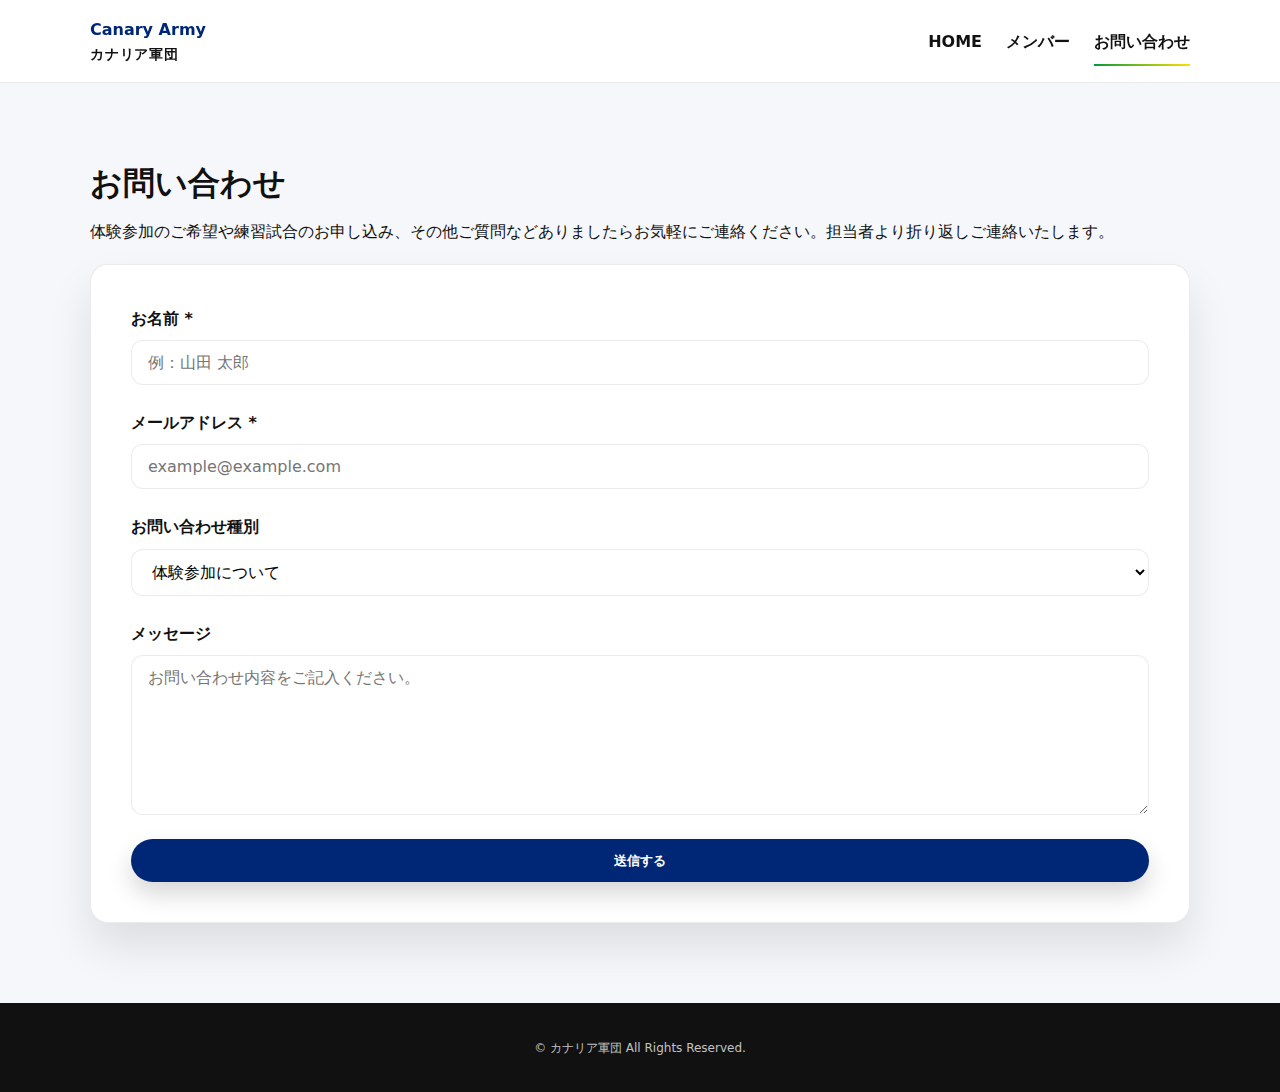
<file: contact.html>
<!DOCTYPE html>
<html lang="ja">
<head>
  <meta charset="UTF-8">
  <meta name="viewport" content="width=device-width, initial-scale=1.0">
  <title>草野球チーム「カナリア軍団」公式サイト | お問い合わせ</title>
  <link rel="stylesheet" href="assets/styles.css">
</head>
<body data-page="contact">
  <!-- 共通ヘッダー -->
  <header class="site-header">
    <div class="inner">
      <a href="index.html" class="brand">
        <span>Canary Army</span>
        <span>カナリア軍団</span>
      </a>
      <button class="nav-toggle" aria-expanded="false" aria-label="メニューを開閉">☰</button>
      <nav class="site-nav" aria-label="メインナビゲーション">
        <a href="index.html" data-page="home">HOME</a>
        <a href="members.html" data-page="members">メンバー</a>
        <a href="contact.html" data-page="contact">お問い合わせ</a>
      </nav>
    </div>
  </header>

  <main>
    <section class="section">
      <div class="section-inner">
        <h1>お問い合わせ</h1>
        <p>体験参加のご希望や練習試合のお申し込み、その他ご質問などありましたらお気軽にご連絡ください。担当者より折り返しご連絡いたします。</p>

        <form class="contact-form" data-contact-form>
          <div class="form-group">
            <label for="contact-name">お名前 <span aria-hidden="true">*</span></label>
            <input type="text" id="contact-name" name="name" placeholder="例：山田 太郎" required>
          </div>

          <div class="form-group">
            <label for="contact-email">メールアドレス <span aria-hidden="true">*</span></label>
            <input type="email" id="contact-email" name="email" placeholder="example@example.com" required>
          </div>

          <div class="form-group">
            <label for="contact-type">お問い合わせ種別</label>
            <select id="contact-type" name="type">
              <option value="trial">体験参加について</option>
              <option value="match">練習試合のご相談</option>
              <option value="other">その他</option>
            </select>
          </div>

          <div class="form-group">
            <label for="contact-message">メッセージ</label>
            <textarea id="contact-message" name="message" placeholder="お問い合わせ内容をご記入ください。"></textarea>
          </div>

          <button class="btn btn-primary" type="submit">送信する</button>
        </form>
      </div>
    </section>
  </main>

  <!-- フッター -->
  <footer class="site-footer">
    <div class="section-inner">
      <small>© カナリア軍団 All Rights Reserved.</small>
    </div>
  </footer>

  <script src="assets/main.js"></script>
</body>
</html>
</file>
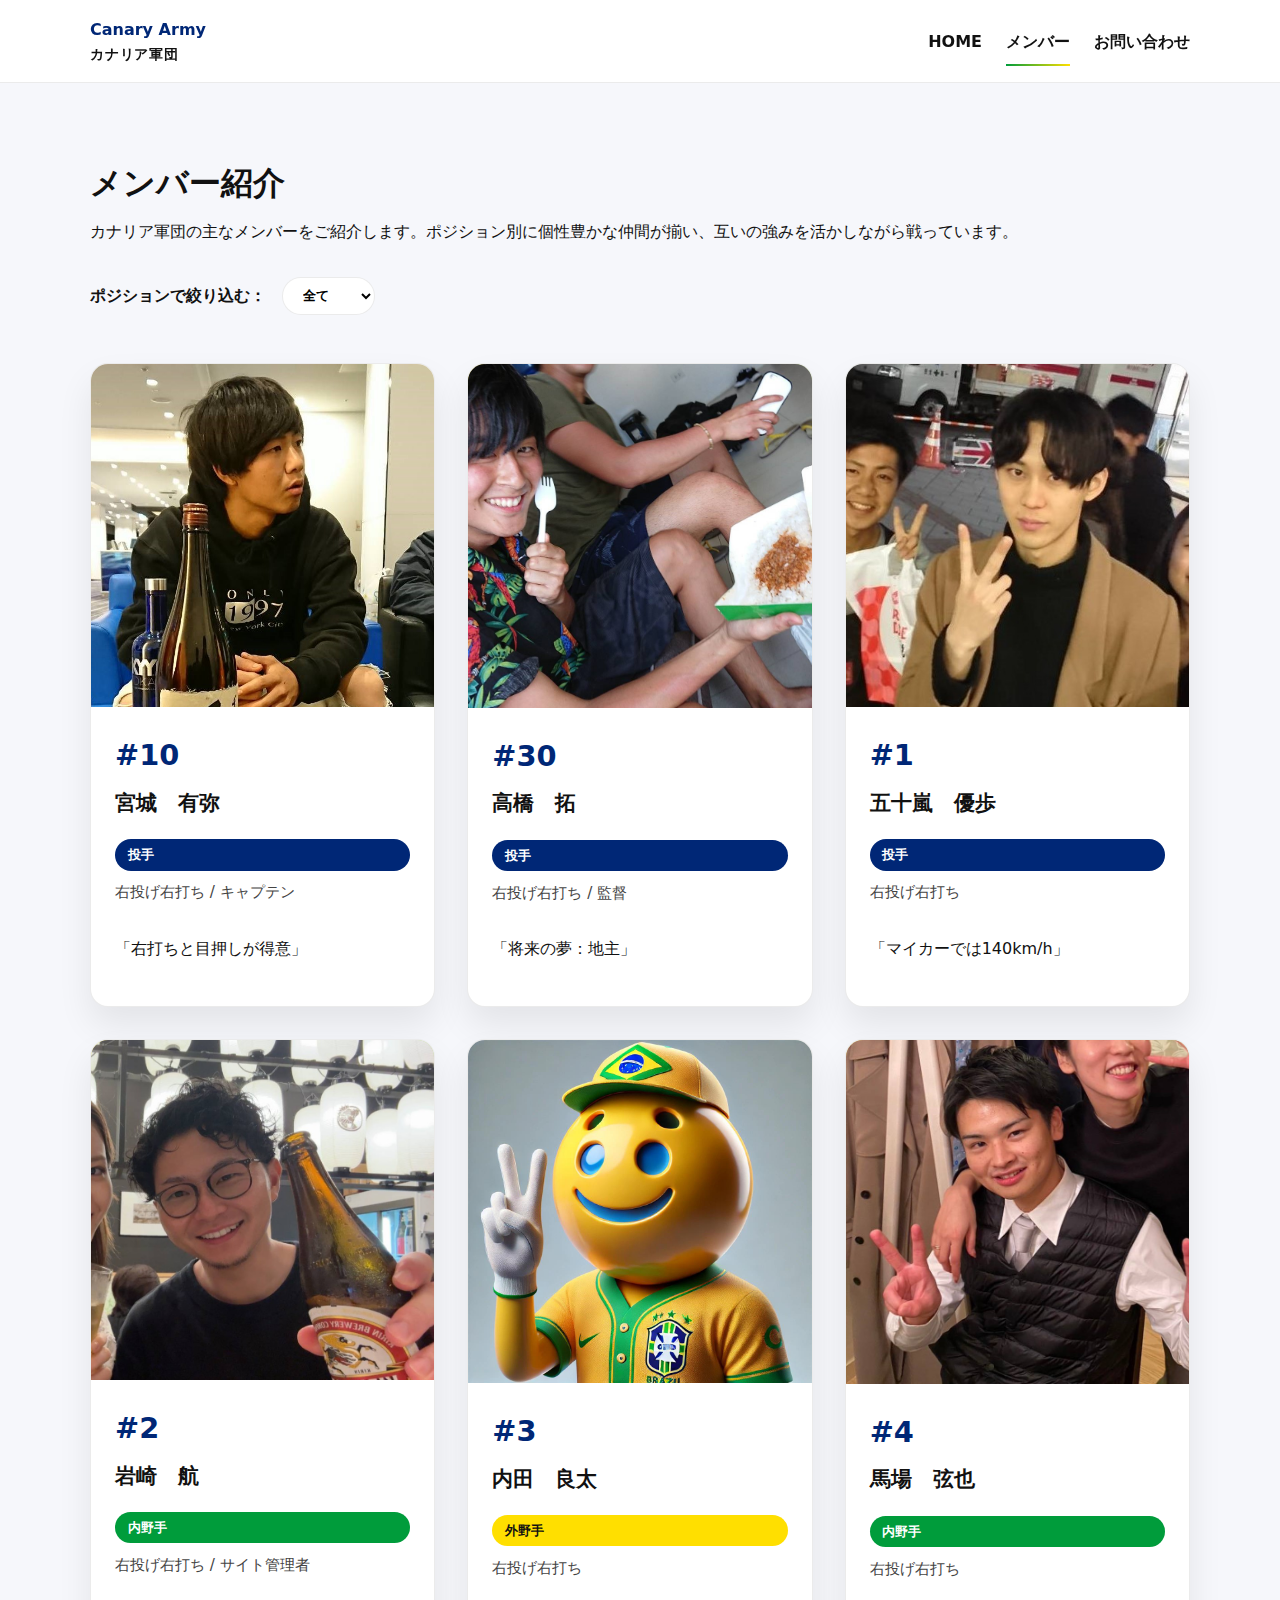
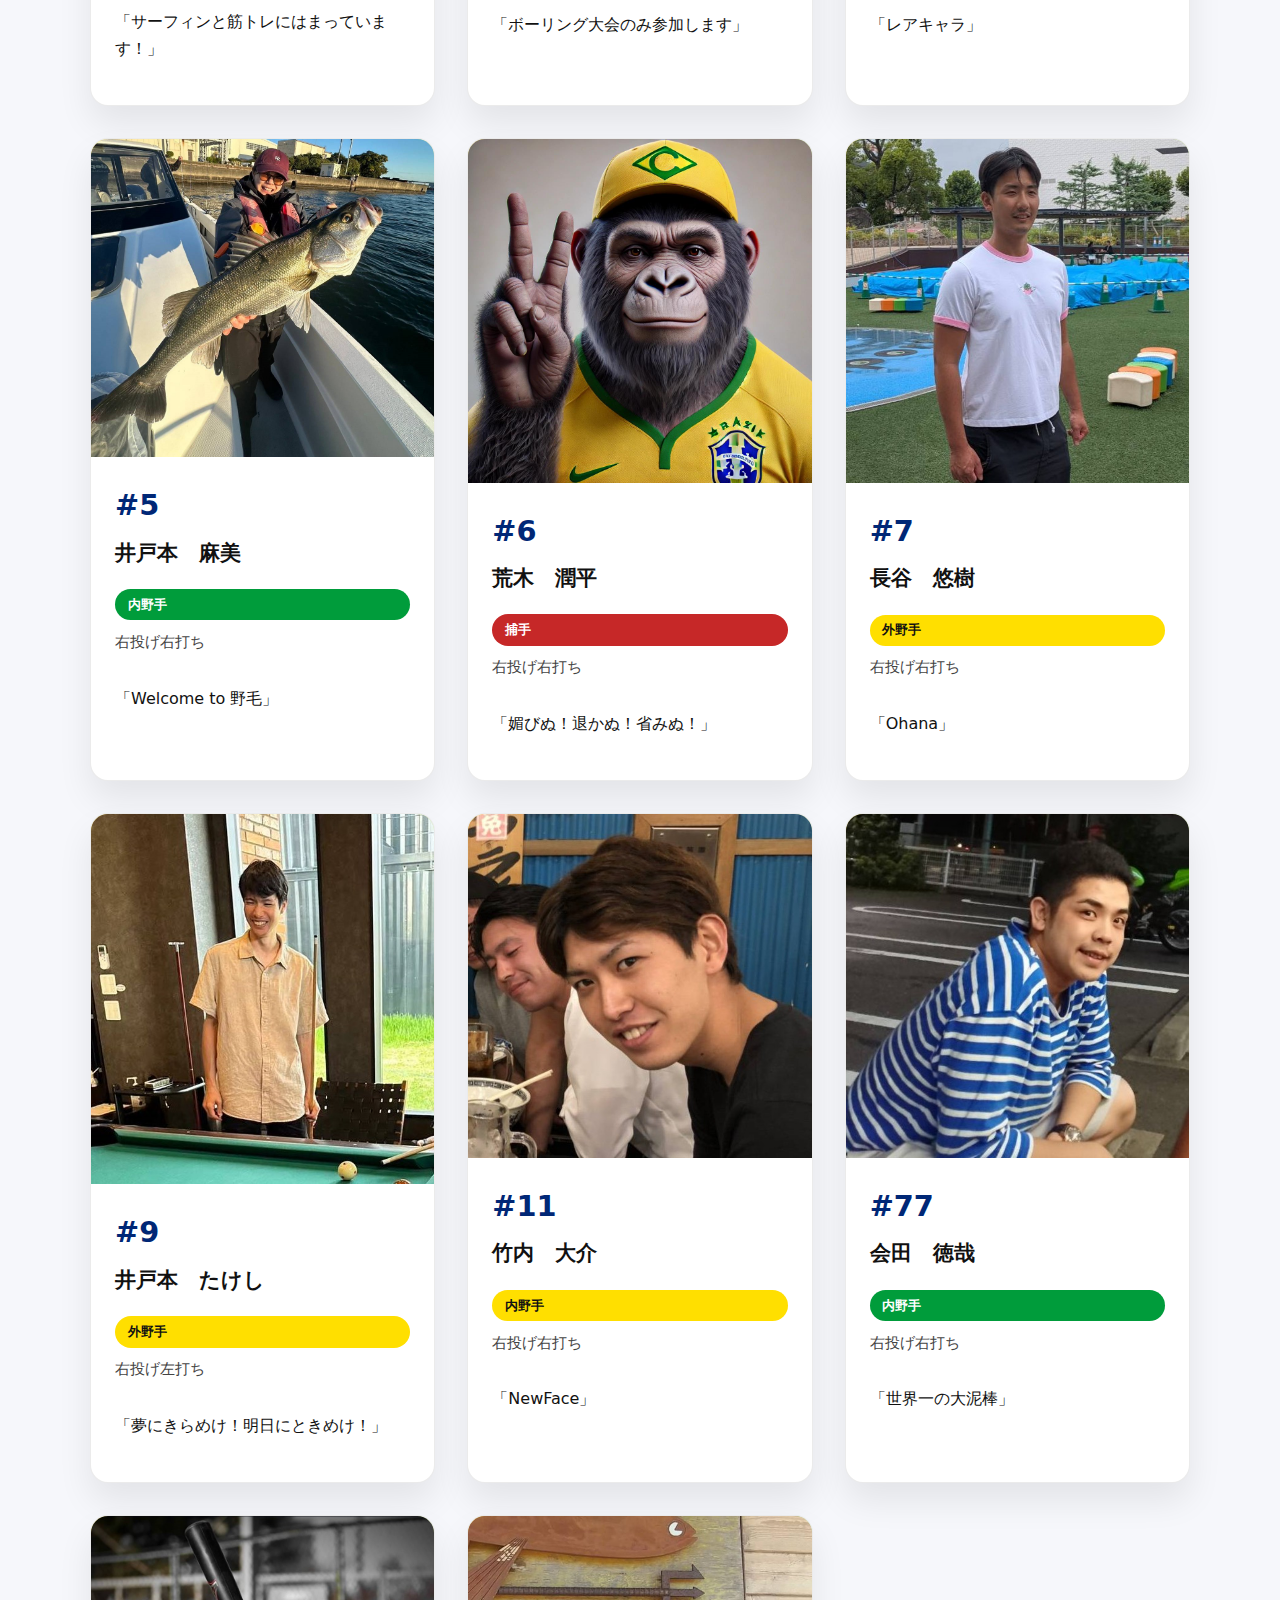
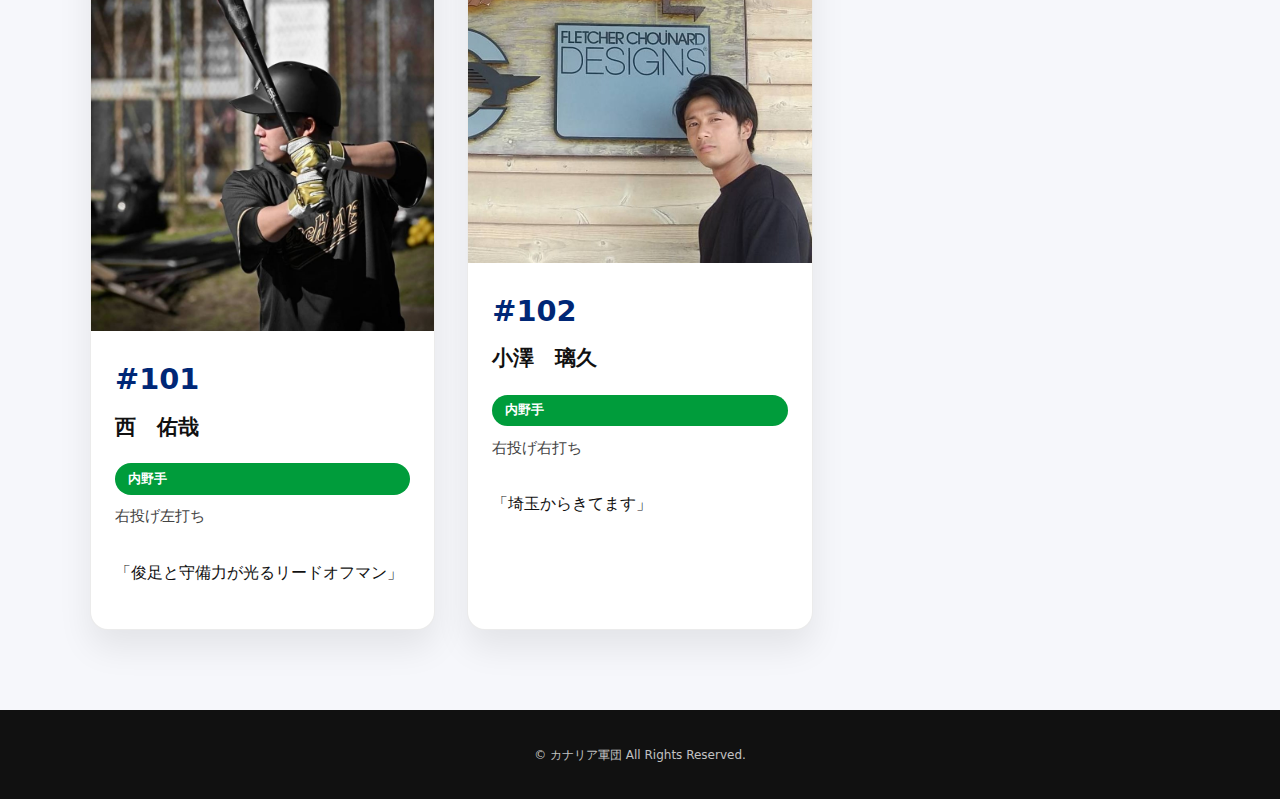
<file: members.html>
<!DOCTYPE html>
<html lang="ja">
<head>
  <meta charset="UTF-8">
  <meta name="viewport" content="width=device-width, initial-scale=1.0">
  <title>草野球チーム「カナリア軍団」公式サイト | メンバー紹介</title>
  <link rel="stylesheet" href="assets/styles.css">
</head>
<body data-page="members">
  <!-- 共通ヘッダー -->
  <header class="site-header">
    <div class="inner">
      <a href="index.html" class="brand">
        <span>Canary Army</span>
        <span>カナリア軍団</span>
      </a>
      <button class="nav-toggle" aria-expanded="false" aria-label="メニューを開閉">☰</button>
      <nav class="site-nav" aria-label="メインナビゲーション">
        <a href="index.html" data-page="home">HOME</a>
        <a href="members.html" data-page="members">メンバー</a>
        <a href="contact.html" data-page="contact">お問い合わせ</a>
      </nav>
    </div>
  </header>

  <main>
    <section class="section">
      <div class="section-inner">
        <h1>メンバー紹介</h1>
        <p>カナリア軍団の主なメンバーをご紹介します。ポジション別に個性豊かな仲間が揃い、互いの強みを活かしながら戦っています。</p>

        <div class="member-filter">
          <label for="position-filter">ポジションで絞り込む：</label>
          <select id="position-filter" data-member-filter>
            <option value="all">全て</option>
            <option value="pitcher">投手</option>
            <option value="catcher">捕手</option>
            <option value="infield">内野手</option>
            <option value="outfield">外野手</option>
          </select>
        </div>

        <!-- ★ ここだけがメンバー一覧のコンテナ。member-grid は 1 回だけ -->
        <div class="member-grid">
          <!--  -->
          <article class="member-card" data-position="pitcher">
            <div class="member-photo">
              <img src="images/miyashiro.jpg" alt="写真">
            </div>
            <div class="member-body">
              <span class="member-number">#10</span>
              <h2 class="member-name">宮城　有弥</h2>
              <span class="position-badge position-pitcher">投手</span>
              <p class="member-meta">右投げ右打ち / キャプテン</p>
              <p>「右打ちと目押しが得意」</p>
            </div>
          </article>


          <!--  -->
          <article class="member-card" data-position="pitcher">
            <div class="member-photo">
              <img src="images/takahashi.jpg" alt="写真">
            </div>
            <div class="member-body">
              <span class="member-number">#30</span>
              <h2 class="member-name">高橋　拓</h2>
              <span class="position-badge position-pitcher">投手</span>
              <p class="member-meta">右投げ右打ち / 監督</p>
              <p>「将来の夢：地主」</p>
            </div>
          </article>       
          
          <!-- 五十嵐さん：投手 -->
          <article class="member-card" data-position="pitcher">
            <div class="member-photo">
              <img src="images/igarashi.jpg" alt="五十嵐 優歩の写真">
            </div>
            <div class="member-body">
              <span class="member-number">#1</span>
              <h2 class="member-name">五十嵐　優歩</h2>
              <span class="position-badge position-pitcher">投手</span>
              <p class="member-meta">右投げ右打ち</p>
              <p>「マイカーでは140km/h」</p>
            </div>
          </article>

          <!-- 岩崎さん：内野手 -->
          <article class="member-card" data-position="infield">
            <div class="member-photo">
              <img src="images/iwasaki2.jpg" alt="岩崎 航の写真">
            </div>
            <div class="member-body">
              <span class="member-number">#2</span>
              <h2 class="member-name">岩崎　航</h2>
              <span class="position-badge position-infield">内野手</span>
              <p class="member-meta">右投げ右打ち / サイト管理者</p>
              <p>「サーフィンと筋トレにはまっています！」</p>
            </div>
          </article>

          <!-- 内田さん：外野手 -->
          <article class="member-card" data-position="outfield">
            <div class="member-photo">
              <img src="images/uchida.jpg" alt="内田 良太の写真">
            </div>
            <div class="member-body">
              <span class="member-number">#3</span>
              <h2 class="member-name">内田　良太</h2>
              <span class="position-badge position-outfield">外野手</span>
              <p class="member-meta">右投げ右打ち</p>
              <p>「ボーリング大会のみ参加します」</p>
            </div>
          </article>

          <!-- 馬場さん：内野手 -->
          <article class="member-card" data-position="infield">
            <div class="member-photo">
              <img src="images/baba.jpg" alt="馬場 弦也の写真">
            </div>
            <div class="member-body">
              <span class="member-number">#4</span>
              <h2 class="member-name">馬場　弦也</h2>
              <span class="position-badge position-infield">内野手</span>
              <p class="member-meta">右投げ右打ち</p>
              <p>「レアキャラ」</p>
            </div>
          </article>

          <!-- 井戸本さん：内野手 -->
          <article class="member-card" data-position="infield">
            <div class="member-photo">
              <img src="images/asami.jpg" alt="井戸本 麻美の写真">
            </div>
            <div class="member-body">
              <span class="member-number">#5</span>
              <h2 class="member-name">井戸本　麻美</h2>
              <span class="position-badge position-infield">内野手</span>
              <p class="member-meta">右投げ右打ち</p>
              <p>「Welcome to 野毛」</p>
            </div>
          </article>

          <!-- 荒木さん：捕手 -->
          <article class="member-card" data-position="catcher">
            <div class="member-photo">
              <img src="images/araki.jpg" alt="荒木 潤平の写真">
            </div>
            <div class="member-body">
              <span class="member-number">#6</span>
              <h2 class="member-name">荒木　潤平</h2>
              <span class="position-badge position-catcher">捕手</span>
              <p class="member-meta">右投げ右打ち</p>
              <p>「媚びぬ！退かぬ！省みぬ！」</p>
            </div>
          </article>

          <!-- 長谷さん：内野手 -->
          <article class="member-card" data-position="infield">
            <div class="member-photo">
              <img src="images/nagatani3.jpg" alt="長谷 悠樹の写真">
            </div>
            <div class="member-body">
              <span class="member-number">#7</span>
              <h2 class="member-name">長谷　悠樹</h2>
              <span class="position-badge position-outfield">外野手</span>
              <p class="member-meta">右投げ右打ち</p>
              <p>「Ohana」</p>
            </div>
          </article>

          <!-- ○○さん-->
          <article class="member-card" data-position="infield">
            <div class="member-photo">
              <img src="images/takeshi.jpg" alt="写真">
            </div>
            <div class="member-body">
              <span class="member-number">#9</span>
              <h2 class="member-name">井戸本　たけし</h2>
              <span class="position-badge position-outfield">外野手</span>
              <p class="member-meta">右投げ左打ち</p>
              <p>「夢にきらめけ！明日にときめけ！」</p>
            </div>
          </article>
          <!-- ○○さん-->
          <article class="member-card" data-position="infield">
            <div class="member-photo">
              <img src="images/takeuchi.jpg" alt="写真">
            </div>
            <div class="member-body">
              <span class="member-number">#11</span>
              <h2 class="member-name">竹内　大介</h2>
              <span class="position-badge position-outfield">内野手</span>
              <p class="member-meta">右投げ右打ち</p>
              <p>「NewFace」</p>
            </div>
          </article>
          
          <!-- ○○さん-->
          <article class="member-card" data-position="infield">
            <div class="member-photo">
              <img src="images/aida2.jpg" alt="写真">
            </div>
            <div class="member-body">
              <span class="member-number">#77</span>
              <h2 class="member-name">会田　徳哉</h2>
              <span class="position-badge position-infield">内野手</span>
              <p class="member-meta">右投げ右打ち</p>
              <p>「世界一の大泥棒」</p>
            </div>
          </article>

            <!-- ○○さん-->
          <article class="member-card" data-position="infield">
            <div class="member-photo">
              <img src="images/nishi.jpg" alt="写真">
            </div>
            <div class="member-body">
              <span class="member-number">#101</span>
              <h2 class="member-name">西　佑哉</h2>
              <span class="position-badge position-infield">内野手</span>
              <p class="member-meta">右投げ左打ち</p>
              <p>「俊足と守備力が光るリードオフマン」</p>
            </div>
          </article>

            <!-- ○○さん-->
          <article class="member-card" data-position="infield">
            <div class="member-photo">
              <img src="images/riku2.jpg" alt="写真">
            </div>
            <div class="member-body">
              <span class="member-number">#102</span>
              <h2 class="member-name">小澤　璃久</h2>
              <span class="position-badge position-infield">内野手</span>
              <p class="member-meta">右投げ右打ち</p>
              <p>「埼玉からきてます」</p>
            </div>
          </article>
          

        </div><!-- /.member-grid -->
      </div>
    </section>
  </main>

  <!-- フッター -->
  <footer class="site-footer">
    <div class="section-inner">
      <small>© カナリア軍団 All Rights Reserved.</small>
    </div>
  </footer>

  <script src="assets/main.js"></script>
</body>
</html>
</file>
<file: assets/styles.css>
/* 共通カラーパレットとベーススタイル */
:root {
  --color-yellow: #FFDF00;
  --color-green: #009C3B;
  --color-blue: #002776;
  --color-dark: #111111;
  --color-light: #F6F7FB;
  --color-border: rgba(0, 0, 0, 0.08);
  --font-base: "Segoe UI", "Hiragino Kaku Gothic ProN", "Noto Sans JP", system-ui, -apple-system, BlinkMacSystemFont, sans-serif;
}

* {
  box-sizing: border-box;
}

html {
  scroll-behavior: smooth;
}

body {
  margin: 0;
  font-family: var(--font-base);
  color: var(--color-dark);
  background: var(--color-light);
  line-height: 1.7;
}

a {
  color: inherit;
  text-decoration: none;
}

a:hover {
  text-decoration: none;
}

img {
  max-width: 100%;
  display: block;
}

p {
  margin: 0 0 1.2rem 0;
}

h1, h2, h3, h4, h5, h6 {
  margin: 0 0 0.8rem 0;
  line-height: 1.3;
  font-weight: 700;
}

ul {
  margin: 0;
  padding: 0;
  list-style: none;
}

button,
input,
select,
textarea {
  font-family: inherit;
}

.section {
  padding: 5rem 0;
}

.section-inner {
  width: min(1100px, 92vw);
  margin: 0 auto;
}

.text-center {
  text-align: center;
}

/* ヘッダー */
.site-header {
  background: rgba(255, 255, 255, 0.92);
  backdrop-filter: blur(8px);
  position: sticky;
  top: 0;
  z-index: 1000;
  border-bottom: 1px solid var(--color-border);
}

.site-header .inner {
  width: min(1100px, 92vw);
  margin: 0 auto;
  display: flex;
  align-items: center;
  justify-content: space-between;
  padding: 1rem 0;
  gap: 1.5rem;
}

.brand {
  display: flex;
  flex-direction: column;
  font-weight: 700;
  color: var(--color-blue);
}

.brand span:last-child {
  font-size: 0.85rem;
  color: var(--color-dark);
  letter-spacing: 0.06em;
}

.nav-toggle {
  display: none;
  background: none;
  border: none;
  font-size: 1.5rem;
  color: var(--color-dark);
}

.site-nav {
  display: flex;
  gap: 1.5rem;
  align-items: center;
}

.site-nav a {
  font-weight: 600;
  padding: 0.4rem 0;
  position: relative;
}

.site-nav a::after {
  content: "";
  position: absolute;
  left: 0;
  bottom: -0.3rem;
  width: 100%;
  height: 2px;
  background: transparent;
  transition: background 0.3s ease;
}

.site-nav a:hover::after,
.site-nav a.active::after {
  background: linear-gradient(90deg, var(--color-green), var(--color-yellow));
}

/* ヒーローセクション */
.hero {
  position: relative;
  background: linear-gradient(135deg, rgba(0, 156, 59, 0.85), rgba(255, 223, 0, 0.9));
  color: #fff;
  padding: 6rem 0 7rem;
  overflow: hidden;
}

.hero::before,
.hero::after {
  content: "";
  position: absolute;
  inset: 0;
  pointer-events: none;
}

/* ゆらめくグラデーションアニメーション */
.hero::before {
  background: radial-gradient(circle at top right, rgba(0, 39, 118, 0.45), transparent 60%),
              radial-gradient(circle at bottom left, rgba(0, 0, 0, 0.25), transparent 65%);
  animation: heroGlow 18s linear infinite alternate;
}

/* ベースボールのラインを表現 */
.hero::after {
  background: repeating-linear-gradient(135deg, rgba(255, 255, 255, 0.08) 0, rgba(255, 255, 255, 0.08) 12px, transparent 12px, transparent 24px);
  animation: heroLines 22s linear infinite;
  opacity: 0.4;
}

@keyframes heroGlow {
  from {
    transform: translate3d(0, 0, 0) scale(1);
  }
  to {
    transform: translate3d(-2%, 1%, 0) scale(1.05);
  }
}

@keyframes heroLines {
  from {
    transform: translateX(0);
  }
  to {
    transform: translateX(-120px);
  }
}

.hero .section-inner {
  display: grid;
  grid-template-columns: repeat(auto-fit, minmax(280px, 1fr));
  align-items: center;
  gap: 3rem;
  position: relative;
  z-index: 1;
}

.hero-content h1 {
  font-size: clamp(2.4rem, 4vw, 3.4rem);
  margin-bottom: 1rem;
}

.hero-content p {
  font-size: 1.05rem;
  max-width: 36rem;
}

.hero-actions {
  display: flex;
  gap: 1rem;
  margin-top: 2rem;
  flex-wrap: wrap;
}

.hero-visual {
  position: relative;
  min-height: 260px;
}

/* ベースボールをCSSで描画 */
.hero-visual::before {
  content: "";
  position: absolute;
  top: 50%;
  left: 50%;
  width: 260px;
  height: 260px;
  transform: translate(-50%, -50%);
  border-radius: 50%;
  border: 18px solid rgba(255, 255, 255, 0.8);
  box-shadow: 0 30px 60px rgba(0, 0, 0, 0.25);
}

.hero-visual::after {
  content: "";
  position: absolute;
  top: 50%;
  left: 50%;
  width: 220px;
  height: 220px;
  transform: translate(-50%, -50%) rotate(28deg);
  border-radius: 50%;
  border-left: 6px solid rgba(255, 0, 0, 0.65);
  border-right: 6px solid rgba(255, 0, 0, 0.65);
}

.scroll-indicator {
  margin-top: 4rem;
  display: inline-flex;
  flex-direction: column;
  align-items: center;
  gap: 0.3rem;
  font-size: 0.9rem;
  color: rgba(255, 255, 255, 0.8);
}

.scroll-indicator span {
  width: 2px;
  height: 24px;
  background: rgba(255, 255, 255, 0.7);
  position: relative;
  overflow: hidden;
}

.scroll-indicator span::after {
  content: "";
  position: absolute;
  top: -40%;
  left: 0;
  width: 100%;
  height: 40%;
  background: #fff;
  animation: scrollArrow 1.6s infinite;
}

@keyframes scrollArrow {
  from {
    transform: translateY(0);
  }
  to {
    transform: translateY(200%);
  }
}

/* ボタン */
.btn {
  display: inline-flex;
  align-items: center;
  justify-content: center;
  padding: 0.8rem 1.8rem;
  border-radius: 999px;
  border: none;
  font-weight: 700;
  cursor: pointer;
  transition: transform 0.2s ease, box-shadow 0.2s ease, background 0.3s ease;
  box-shadow: 0 12px 25px rgba(0, 0, 0, 0.16);
}

.btn-primary {
  background: var(--color-blue);
  color: #fff;
}

.btn-primary:hover {
  background: #001a4c;
  transform: translateY(-2px);
}

.btn-secondary {
  background: rgba(255, 255, 255, 0.2);
  color: #fff;
  border: 1px solid rgba(255, 255, 255, 0.5);
  box-shadow: none;
}

.btn-secondary:hover {
  background: rgba(255, 255, 255, 0.35);
  transform: translateY(-2px);
}

/* チーム紹介カード */
.feature-cards {
  display: grid;
  gap: 2rem;
  grid-template-columns: repeat(auto-fit, minmax(220px, 1fr));
}

.feature-card {
  background: #fff;
  border-radius: 18px;
  padding: 2.4rem 1.8rem 2rem;
  box-shadow: 0 20px 40px rgba(0, 0, 0, 0.08);
  border: 1px solid var(--color-border);
  position: relative;
}

.feature-icon {
  width: 72px;
  height: 72px;
  border-radius: 50%;
  display: grid;
  place-items: center;
  margin-bottom: 1.4rem;
  background: linear-gradient(135deg, rgba(0, 39, 118, 0.95), rgba(0, 156, 59, 0.8));
  color: #fff;
  font-size: 2rem;
  position: relative;
}

.feature-icon::after,
.feature-icon::before {
  content: "";
  position: absolute;
  border-radius: 999px;
}

/* 野球モチーフの簡易アイコン表現 */
.feature-icon.icon-bat::before {
  width: 6px;
  height: 36px;
  background: rgba(255, 255, 255, 0.9);
  transform: rotate(35deg);
}

.feature-icon.icon-ball::before {
  width: 32px;
  height: 32px;
  border-radius: 50%;
  border: 4px solid rgba(255, 255, 255, 0.85);
  box-shadow: inset 0 0 0 2px rgba(255, 0, 0, 0.6);
}

.feature-icon.icon-glove::before {
  width: 30px;
  height: 30px;
  border: 4px solid rgba(255, 255, 255, 0.85);
  border-radius: 45% 55% 55% 45%;
}

/* 活動情報セクション */
.scoreboard {
  display: grid;
  gap: 1.5rem;
  grid-template-columns: repeat(auto-fit, minmax(240px, 1fr));
}

.score-card {
  background: #fff;
  border-radius: 16px;
  border: 1px solid var(--color-border);
  box-shadow: 0 12px 24px rgba(0, 0, 0, 0.08);
  padding: 1.6rem;
  position: relative;
}

.score-card::before {
  content: "SCORE";
  position: absolute;
  top: -0.9rem;
  left: 1.5rem;
  padding: 0.2rem 0.8rem;
  font-size: 0.75rem;
  letter-spacing: 0.3em;
  background: var(--color-blue);
  color: #fff;
  border-radius: 999px;
}

.score-card h3 {
  margin-top: 1rem;
  font-size: 1.2rem;
  color: var(--color-blue);
}

.score-card ul li {
  padding: 0.6rem 0;
  border-bottom: 1px dotted var(--color-border); /* ← dashed から dotted に変更 */
  font-weight: 600;
}

.score-card ul li span {
  display: block;
  font-size: 0.9rem;
  font-weight: 400;
  color: #555;
}

/* スコアと次の予定の間に入れる点線 */
.schedule-divider {
  border-bottom: 1px dotted var(--color-border);
  margin: 1.5rem 0;
}


/* フォトギャラリー */
.gallery-grid {
  display: grid;
  gap: 1rem;
  grid-template-columns: repeat(auto-fit, minmax(200px, 1fr));
}

.gallery-grid figure {
  position: relative;
  overflow: hidden;
  border-radius: 16px;
  box-shadow: 0 16px 28px rgba(0, 0, 0, 0.1);
}

.gallery-grid img {
  transition: transform 0.4s ease;
}

.gallery-grid figure:hover img {
  transform: scale(1.08);
}

.gallery-grid figcaption {
  position: absolute;
  inset: auto 0 0 0;
  padding: 1rem;
  background: linear-gradient(0deg, rgba(0, 0, 0, 0.6), transparent);
  color: #fff;
  font-size: 0.95rem;
}

/* モーダル */
.modal-overlay {
  position: fixed;
  inset: 0;
  background: rgba(0, 0, 0, 0.65);
  display: none;
  align-items: center;
  justify-content: center;
  z-index: 2000;
  padding: 2rem;
}

.modal-overlay.open {
  display: flex;
}

.modal-content {
  background: #fff;
  border-radius: 18px;
  max-width: 720px;
  width: min(90vw, 720px);
  overflow: hidden;
  position: relative;
  box-shadow: 0 30px 60px rgba(0, 0, 0, 0.3);
}

.modal-content img {
  width: 100%;
  display: block;
}

.modal-caption {
  padding: 1rem 1.5rem;
  background: #fff;
  font-weight: 600;
}

.modal-close {
  position: absolute;
  top: 0.5rem;
  right: 0.5rem;
  background: rgba(0, 0, 0, 0.5);
  color: #fff;
  border: none;
  width: 36px;
  height: 36px;
  border-radius: 50%;
  font-size: 1.1rem;
  cursor: pointer;
}

/* メンバー紹介 */
.member-filter {
  margin: 2rem 0 3rem;
  display: flex;
  gap: 1rem;
  align-items: center;
}

.member-filter label {
  font-weight: 600;
}

.member-filter select {
  padding: 0.6rem 1rem;
  border-radius: 999px;
  border: 1px solid var(--color-border);
  background: #fff;
  font-weight: 600;
}

.member-grid {
  display: grid;
  gap: 2rem;
  grid-template-columns: repeat(auto-fit, minmax(260px, 1fr));
}

.member-card {
  background: #fff;
  border-radius: 18px;
  box-shadow: 0 18px 34px rgba(0, 0, 0, 0.08);
  border: 1px solid var(--color-border);
  overflow: hidden;
  display: flex;
  flex-direction: column;
}

.member-photo {
  width: 100%;
  aspect-ratio: 4 / 3;
  background: linear-gradient(135deg, rgba(255, 223, 0, 0.5), rgba(0, 156, 59, 0.5));
  display: grid;
  place-items: center;
  font-size: 1rem;
  color: rgba(0, 0, 0, 0.6);
}

.member-body {
  padding: 1.5rem;
  display: grid;
  gap: 0.6rem;
}

.member-number {
  font-size: 1.8rem;
  font-weight: 700;
  color: var(--color-blue);
}

.member-name {
  font-size: 1.3rem;
  font-weight: 700;
}

.position-badge {
  display: inline-block;
  padding: 0.3rem 0.8rem;
  border-radius: 999px;
  font-size: 0.8rem;
  font-weight: 700;
  color: #fff;
}

.position-pitcher {
  background: var(--color-blue);
}

.position-catcher {
  background: #C62828;
}

.position-infield {
  background: var(--color-green);
}

.position-outfield {
  background: var(--color-yellow);
  color: var(--color-dark);
}

.member-meta {
  font-size: 0.95rem;
  color: #444;
}

/* お問い合わせフォーム */
.contact-form {
  background: #fff;
  border-radius: 18px;
  padding: 2.5rem;
  box-shadow: 0 24px 44px rgba(0, 0, 0, 0.1);
  border: 1px solid var(--color-border);
  display: grid;
  gap: 1.5rem;
}

.form-group {
  display: grid;
  gap: 0.5rem;
}

.form-group label {
  font-weight: 600;
}

.form-group input,
.form-group select,
.form-group textarea {
  padding: 0.75rem 1rem;
  border-radius: 12px;
  border: 1px solid var(--color-border);
  background: #fff;
  font-size: 1rem;
  transition: border 0.2s ease, box-shadow 0.2s ease;
}

.form-group input:focus,
.form-group select:focus,
.form-group textarea:focus {
  outline: none;
  border-color: var(--color-green);
  box-shadow: 0 0 0 3px rgba(0, 156, 59, 0.15);
}

.form-group textarea {
  min-height: 160px;
  resize: vertical;
}

/* フッター */
.site-footer {
  background: var(--color-dark);
  color: rgba(255, 255, 255, 0.75);
  padding: 2rem 0;
  text-align: center;
  font-size: 0.9rem;
}

/* レスポンシブ調整 */
@media (max-width: 720px) {
  .site-header .inner {
    flex-wrap: wrap;
  }

  .nav-toggle {
    display: block;
  }

  .site-nav {
    width: 100%;
    flex-direction: column;
    align-items: flex-start;
    display: none;
    padding-bottom: 1rem;
  }

  .site-nav.open {
    display: flex;
  }

  .hero {
    padding: 5rem 0 6rem;
  }

  .hero-visual::before {
    width: 200px;
    height: 200px;
  }

  .hero-visual::after {
    width: 170px;
    height: 170px;
  }

  .member-filter {
    flex-direction: column;
    align-items: flex-start;
  }
.score-table {
  width: 100%;
  border-collapse: collapse;
  margin-top: 0.5rem;
  font-size: 0.9rem;
}

.score-table th,
.score-table td {
  padding: 4px 6px;
  border-bottom: 1px solid #e0e0e0;
  text-align: center;
}

.score-table th:first-child,
.score-table td:first-child {
  text-align: left;
  white-space: nowrap;
}

.score-table thead th {
  border-bottom: 2px solid #ccc;
}

  .contact-form {
    padding: 2rem;
  }
}

@media (max-width: 480px) {
  .hero-actions {
    flex-direction: column;
    align-items: stretch;
  }

  .feature-card,
  .score-card {
    padding: 1.8rem;
  }
}
</file>
